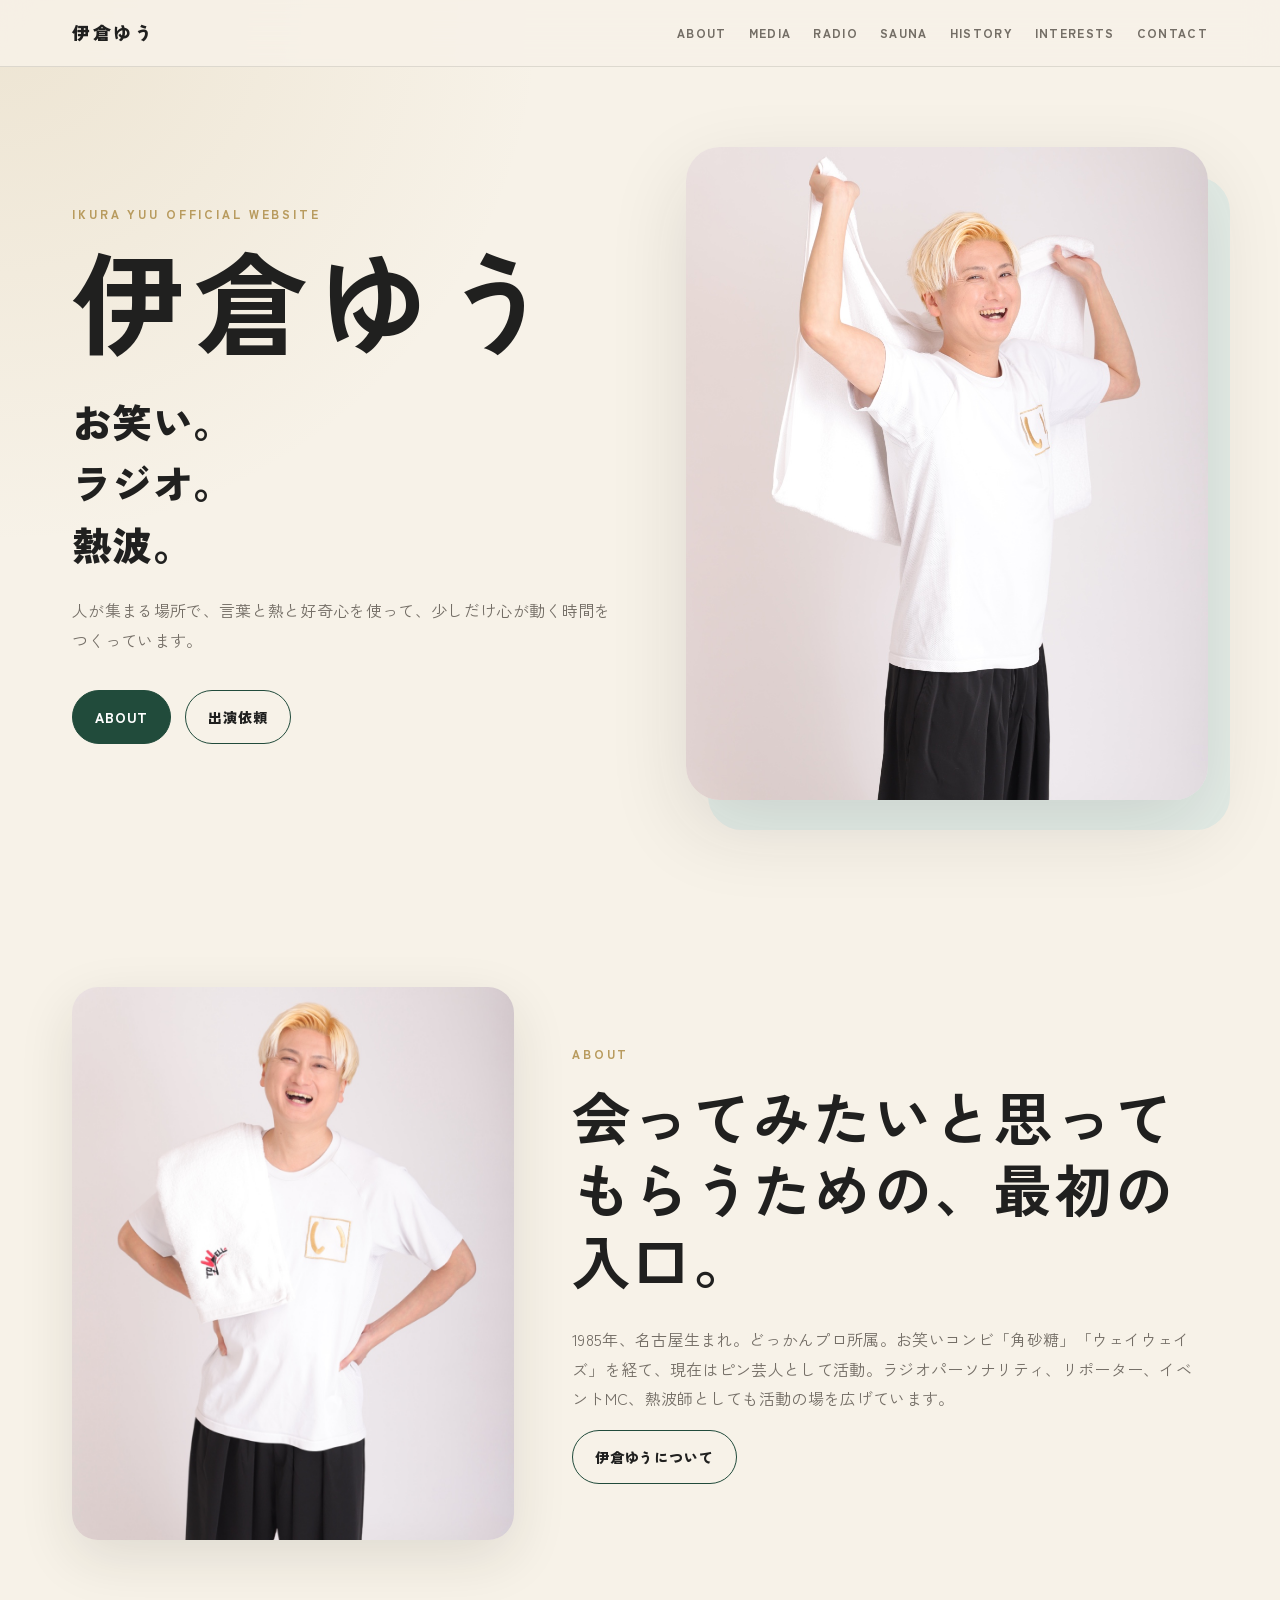
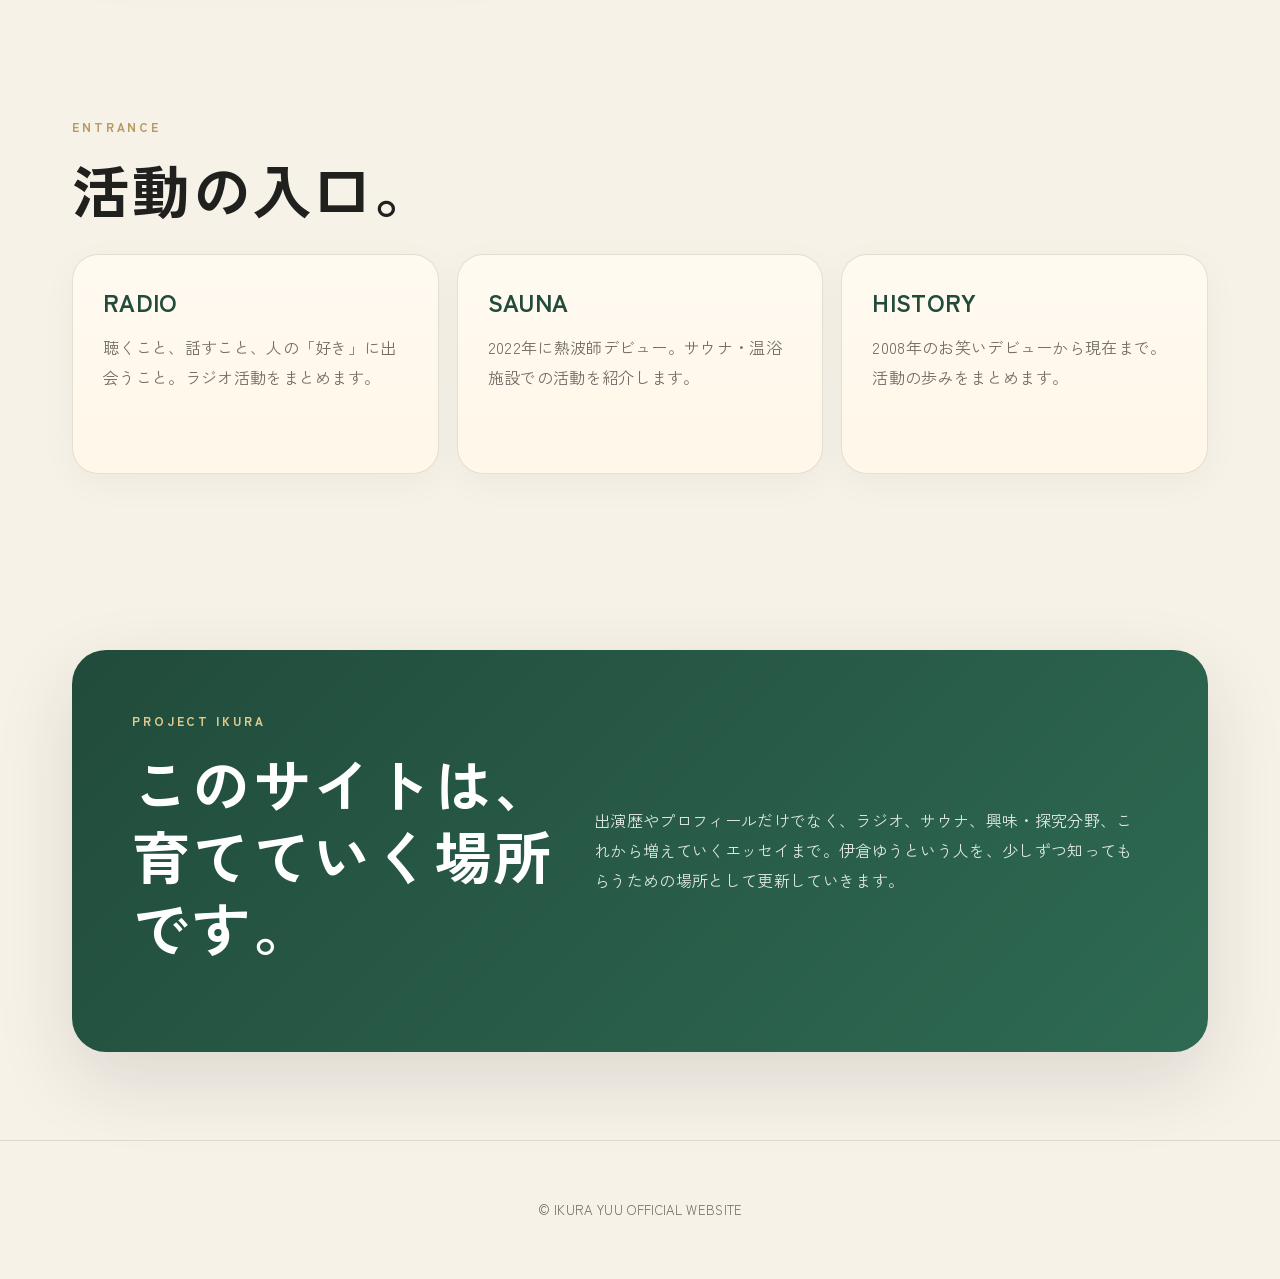
<file: index.html>
<!doctype html>
<html lang="ja">
<head>
  <meta charset="utf-8">
  <meta name="viewport" content="width=device-width, initial-scale=1">
  <title>伊倉ゆう OFFICIAL WEBSITE</title>
  <meta name="description" content="伊倉ゆう公式サイト。お笑い芸人、ラジオパーソナリティ、熱波師として活動中。">
  <link rel="preconnect" href="https://fonts.googleapis.com">
  <link rel="preconnect" href="https://fonts.gstatic.com" crossorigin>
  <link href="https://fonts.googleapis.com/css2?family=Zen+Kaku+Gothic+New:wght@400;500;700;900&display=swap" rel="stylesheet">
  <link rel="stylesheet" href="css/style.css">
</head>
<body>
<header class="site-header">
  <div class="header-inner">
    <a class="logo" href="index.html" aria-label="伊倉ゆう TOP">伊倉ゆう</a>
    <button class="menu-button" type="button" aria-label="メニューを開く" aria-expanded="false">
      <span></span><span></span>
    </button>
    <nav class="nav" aria-label="メインメニュー">
      <a href="about.html">ABOUT</a>
      <a href="#">MEDIA</a>
      <a href="radio.html">RADIO</a>
      <a href="sauna.html">SAUNA</a>
      <a href="history.html">HISTORY</a>
      <a href="#">INTERESTS</a>
      <a href="#">CONTACT</a>
    </nav>
  </div>
</header>

<main>
  <section class="hero">
    <div class="hero-content">
      <div class="eyebrow">IKURA YUU OFFICIAL WEBSITE</div>
      <h1 class="hero-title">伊倉ゆう</h1>
      <p class="hero-copy">お笑い。<br>ラジオ。<br>熱波。</p>
      <p class="hero-text">人が集まる場所で、言葉と熱と好奇心を使って、少しだけ心が動く時間をつくっています。</p>
      <div class="hero-actions">
        <a class="button primary" href="about.html">ABOUT</a>
        <a class="button" href="#">出演依頼</a>
      </div>
    </div>
    <div class="hero-photo">
      <img src="assets/images/ikura-main.jpeg" alt="伊倉ゆう">
    </div>
  </section>

  <section class="section">
    <div class="intro">
      <img src="assets/images/ikura-profile.jpeg" alt="伊倉ゆう 宣材写真">
      <div class="intro-text">
        <div class="section-label">ABOUT</div>
        <h2 class="section-title">会ってみたいと思ってもらうための、最初の入口。</h2>
        <p>1985年、名古屋生まれ。どっかんプロ所属。お笑いコンビ「角砂糖」「ウェイウェイズ」を経て、現在はピン芸人として活動。ラジオパーソナリティ、リポーター、イベントMC、熱波師としても活動の場を広げています。</p>
        <a class="button" href="about.html">伊倉ゆうについて</a>
      </div>
    </div>
  </section>

  <section class="section">
    <div class="section-label">ENTRANCE</div>
    <h2 class="section-title">活動の入口。</h2>
    <div class="cards">
      <a class="card" href="radio.html"><h3>RADIO</h3><p>聴くこと、話すこと、人の「好き」に出会うこと。ラジオ活動をまとめます。</p></a>
      <a class="card" href="sauna.html"><h3>SAUNA</h3><p>2022年に熱波師デビュー。サウナ・温浴施設での活動を紹介します。</p></a>
      <a class="card" href="history.html"><h3>HISTORY</h3><p>2008年のお笑いデビューから現在まで。活動の歩みをまとめます。</p></a>
    </div>
  </section>

  <section class="section">
    <div class="note">
      <div>
        <div class="section-label">PROJECT IKURA</div>
        <h2 class="section-title">このサイトは、育てていく場所です。</h2>
      </div>
      <p>出演歴やプロフィールだけでなく、ラジオ、サウナ、興味・探究分野、これから増えていくエッセイまで。伊倉ゆうという人を、少しずつ知ってもらうための場所として更新していきます。</p>
    </div>
  </section>
</main>

<footer class="footer"><p>© IKURA YUU OFFICIAL WEBSITE</p></footer>
<script src="js/main.js"></script>
</body>
</html>
</file>
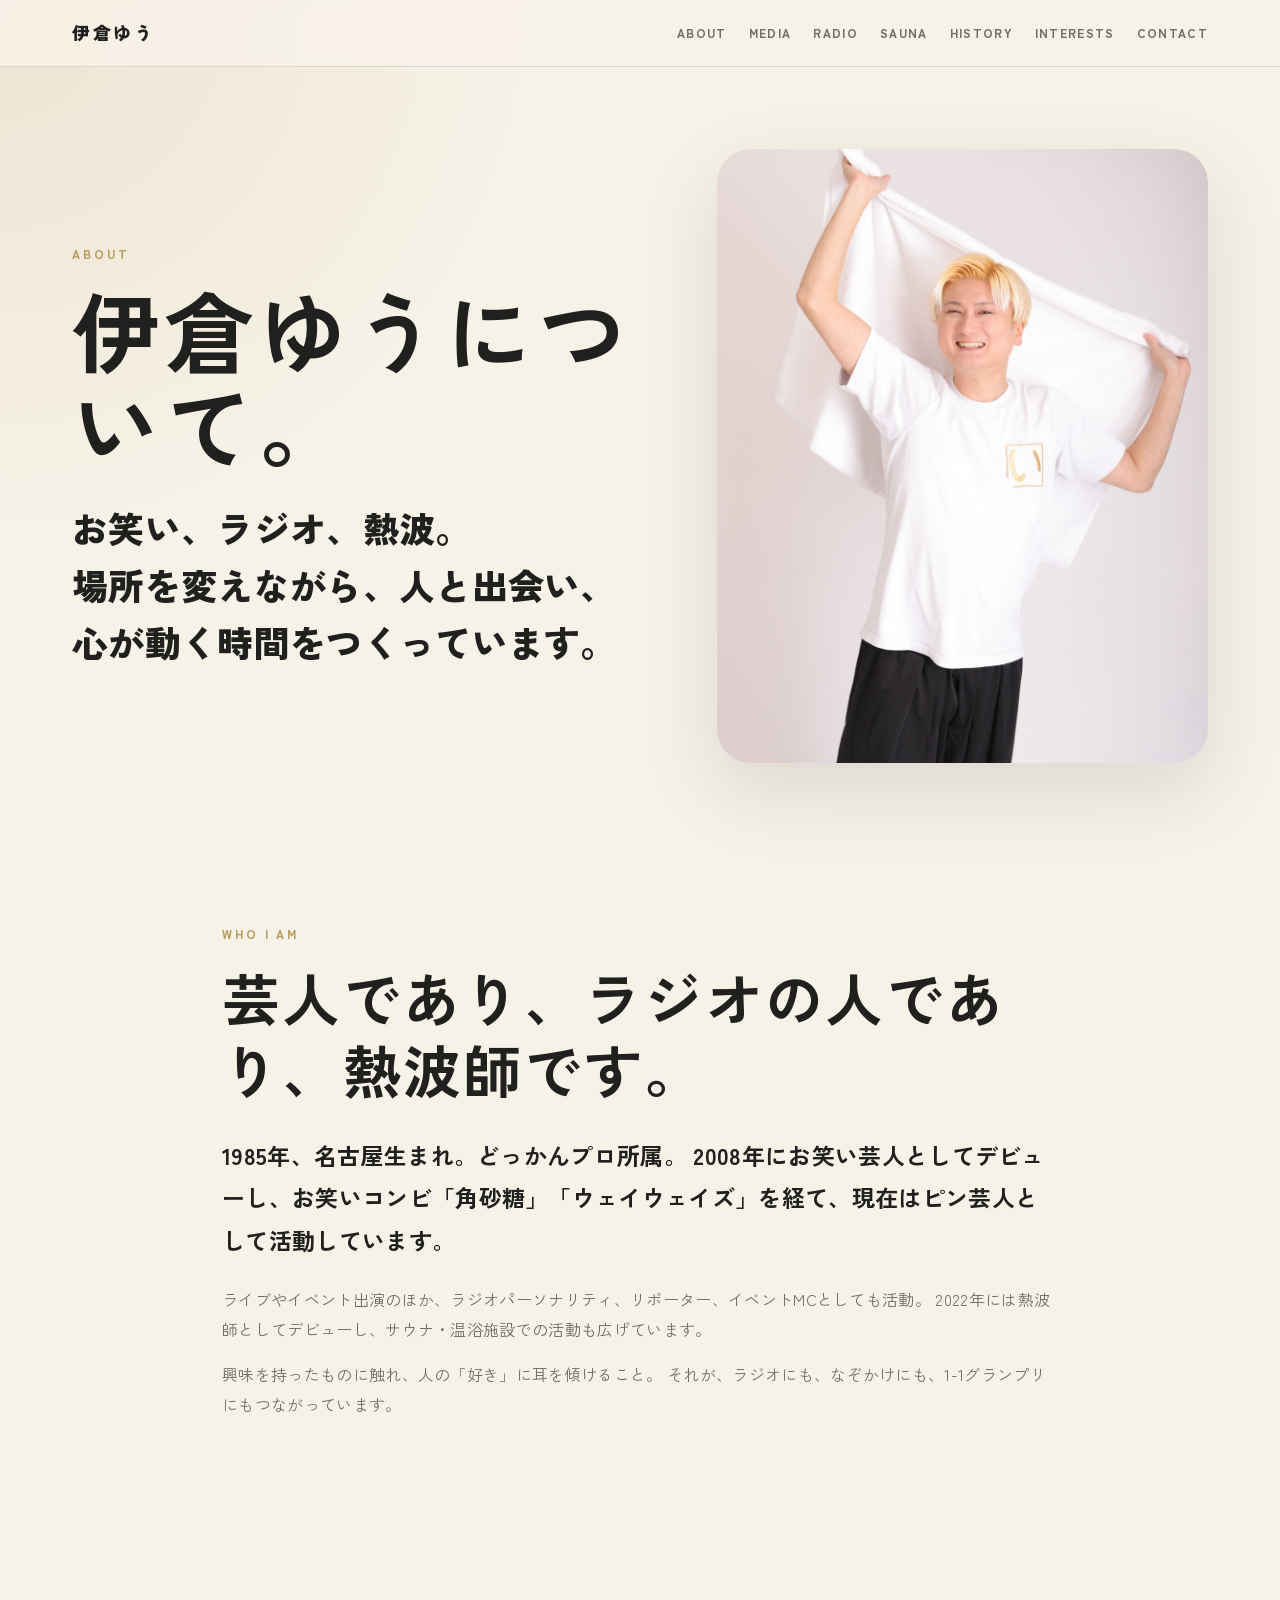
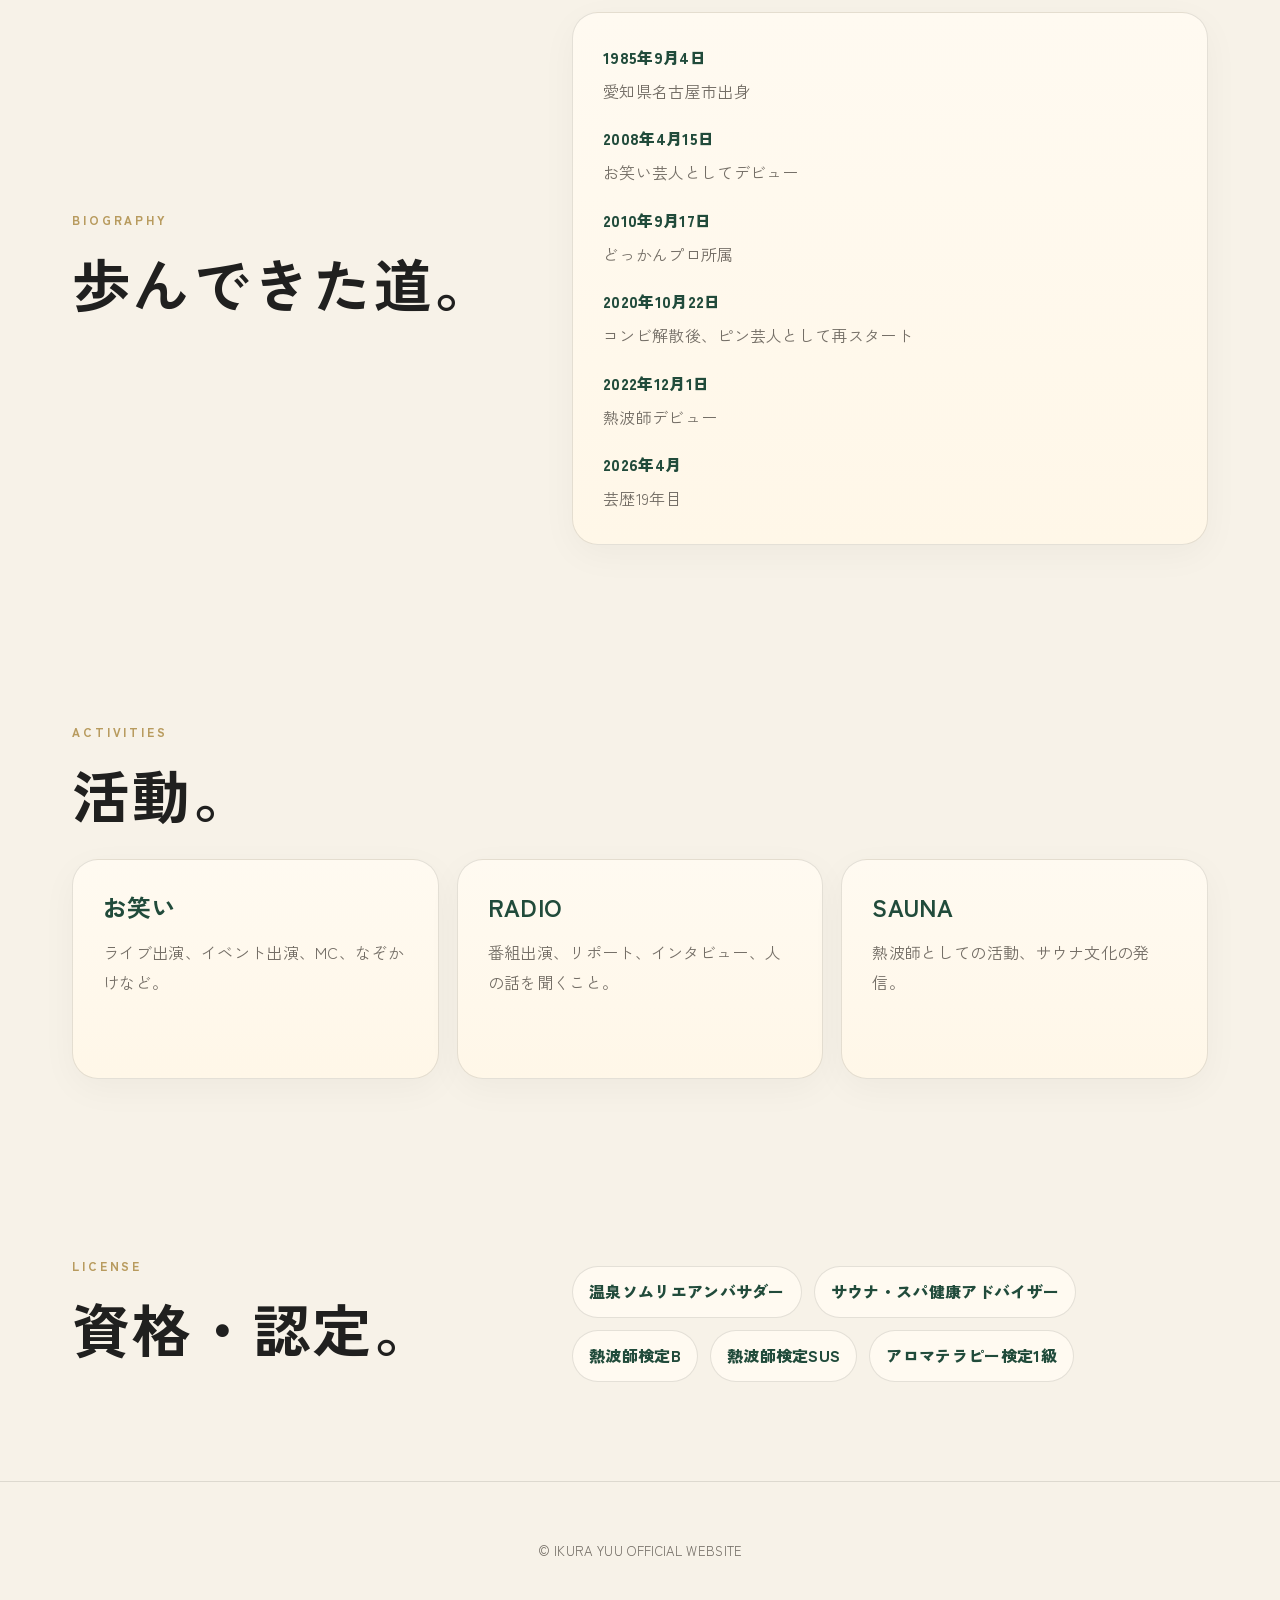
<file: about.html>
<!doctype html>
<html lang="ja">
<head>
  <meta charset="utf-8">
  <meta name="viewport" content="width=device-width, initial-scale=1">
  <title>ABOUT | 伊倉ゆう OFFICIAL WEBSITE</title>
  <meta name="description" content="伊倉ゆうについて。お笑い芸人、ラジオパーソナリティ、熱波師として活動する伊倉ゆうのプロフィール。">
  <link rel="preconnect" href="https://fonts.googleapis.com">
  <link rel="preconnect" href="https://fonts.gstatic.com" crossorigin>
  <link href="https://fonts.googleapis.com/css2?family=Zen+Kaku+Gothic+New:wght@400;500;700;900&display=swap" rel="stylesheet">
  <link rel="stylesheet" href="css/style.css">
</head>
<body>
<header class="site-header">
  <div class="header-inner">
    <a class="logo" href="index.html" aria-label="伊倉ゆう TOP">伊倉ゆう</a>
    <button class="menu-button" type="button" aria-label="メニューを開く" aria-expanded="false">
      <span></span><span></span>
    </button>
    <nav class="nav" aria-label="メインメニュー">
      <a href="about.html">ABOUT</a>
      <a href="#">MEDIA</a>
      <a href="radio.html">RADIO</a>
      <a href="sauna.html">SAUNA</a>
      <a href="history.html">HISTORY</a>
      <a href="#">INTERESTS</a>
      <a href="#">CONTACT</a>
    </nav>
  </div>
</header>

<main>
  <section class="page-hero about-hero">
    <div class="page-copy">
      <div class="eyebrow">ABOUT</div>
      <h1 class="page-title">伊倉ゆうについて。</h1>
      <p class="page-lead">
        お笑い、ラジオ、熱波。<br>
        場所を変えながら、人と出会い、心が動く時間をつくっています。
      </p>
    </div>
    <div class="page-photo">
      <img src="assets/images/ikura-action.jpeg" alt="伊倉ゆう 熱波師写真">
    </div>
  </section>

  <section class="section narrow">
    <div class="section-label">WHO I AM</div>
    <h2 class="section-title">芸人であり、ラジオの人であり、熱波師です。</h2>
    <p class="large-text">
      1985年、名古屋生まれ。どっかんプロ所属。
      2008年にお笑い芸人としてデビューし、お笑いコンビ「角砂糖」「ウェイウェイズ」を経て、現在はピン芸人として活動しています。
    </p>
    <p>
      ライブやイベント出演のほか、ラジオパーソナリティ、リポーター、イベントMCとしても活動。
      2022年には熱波師としてデビューし、サウナ・温浴施設での活動も広げています。
    </p>
    <p>
      興味を持ったものに触れ、人の「好き」に耳を傾けること。
      それが、ラジオにも、なぞかけにも、1-1グランプリにもつながっています。
    </p>
  </section>

  <section class="section">
    <div class="split">
      <div>
        <div class="section-label">BIOGRAPHY</div>
        <h2 class="section-title">歩んできた道。</h2>
      </div>
      <div class="bio-list">
        <dl>
          <dt>1985年9月4日</dt>
          <dd>愛知県名古屋市出身</dd>
          <dt>2008年4月15日</dt>
          <dd>お笑い芸人としてデビュー</dd>
          <dt>2010年9月17日</dt>
          <dd>どっかんプロ所属</dd>
          <dt>2020年10月22日</dt>
          <dd>コンビ解散後、ピン芸人として再スタート</dd>
          <dt>2022年12月1日</dt>
          <dd>熱波師デビュー</dd>
          <dt>2026年4月</dt>
          <dd>芸歴19年目</dd>
        </dl>
      </div>
    </div>
  </section>

  <section class="section">
    <div class="section-label">ACTIVITIES</div>
    <h2 class="section-title">活動。</h2>
    <div class="cards">
      <a class="card" href="#"><h3>お笑い</h3><p>ライブ出演、イベント出演、MC、なぞかけなど。</p></a>
      <a class="card" href="radio.html"><h3>RADIO</h3><p>番組出演、リポート、インタビュー、人の話を聞くこと。</p></a>
      <a class="card" href="sauna.html"><h3>SAUNA</h3><p>熱波師としての活動、サウナ文化の発信。</p></a>
    </div>
  </section>

  <section class="section">
    <div class="split">
      <div>
        <div class="section-label">LICENSE</div>
        <h2 class="section-title">資格・認定。</h2>
      </div>
      <div class="tag-list">
        <span>温泉ソムリエアンバサダー</span>
        <span>サウナ・スパ健康アドバイザー</span>
        <span>熱波師検定B</span>
        <span>熱波師検定SUS</span>
        <span>アロマテラピー検定1級</span>
      </div>
    </div>
  </section>
</main>

<footer class="footer"><p>© IKURA YUU OFFICIAL WEBSITE</p></footer>
<script src="js/main.js"></script>
</body>
</html>
</file>
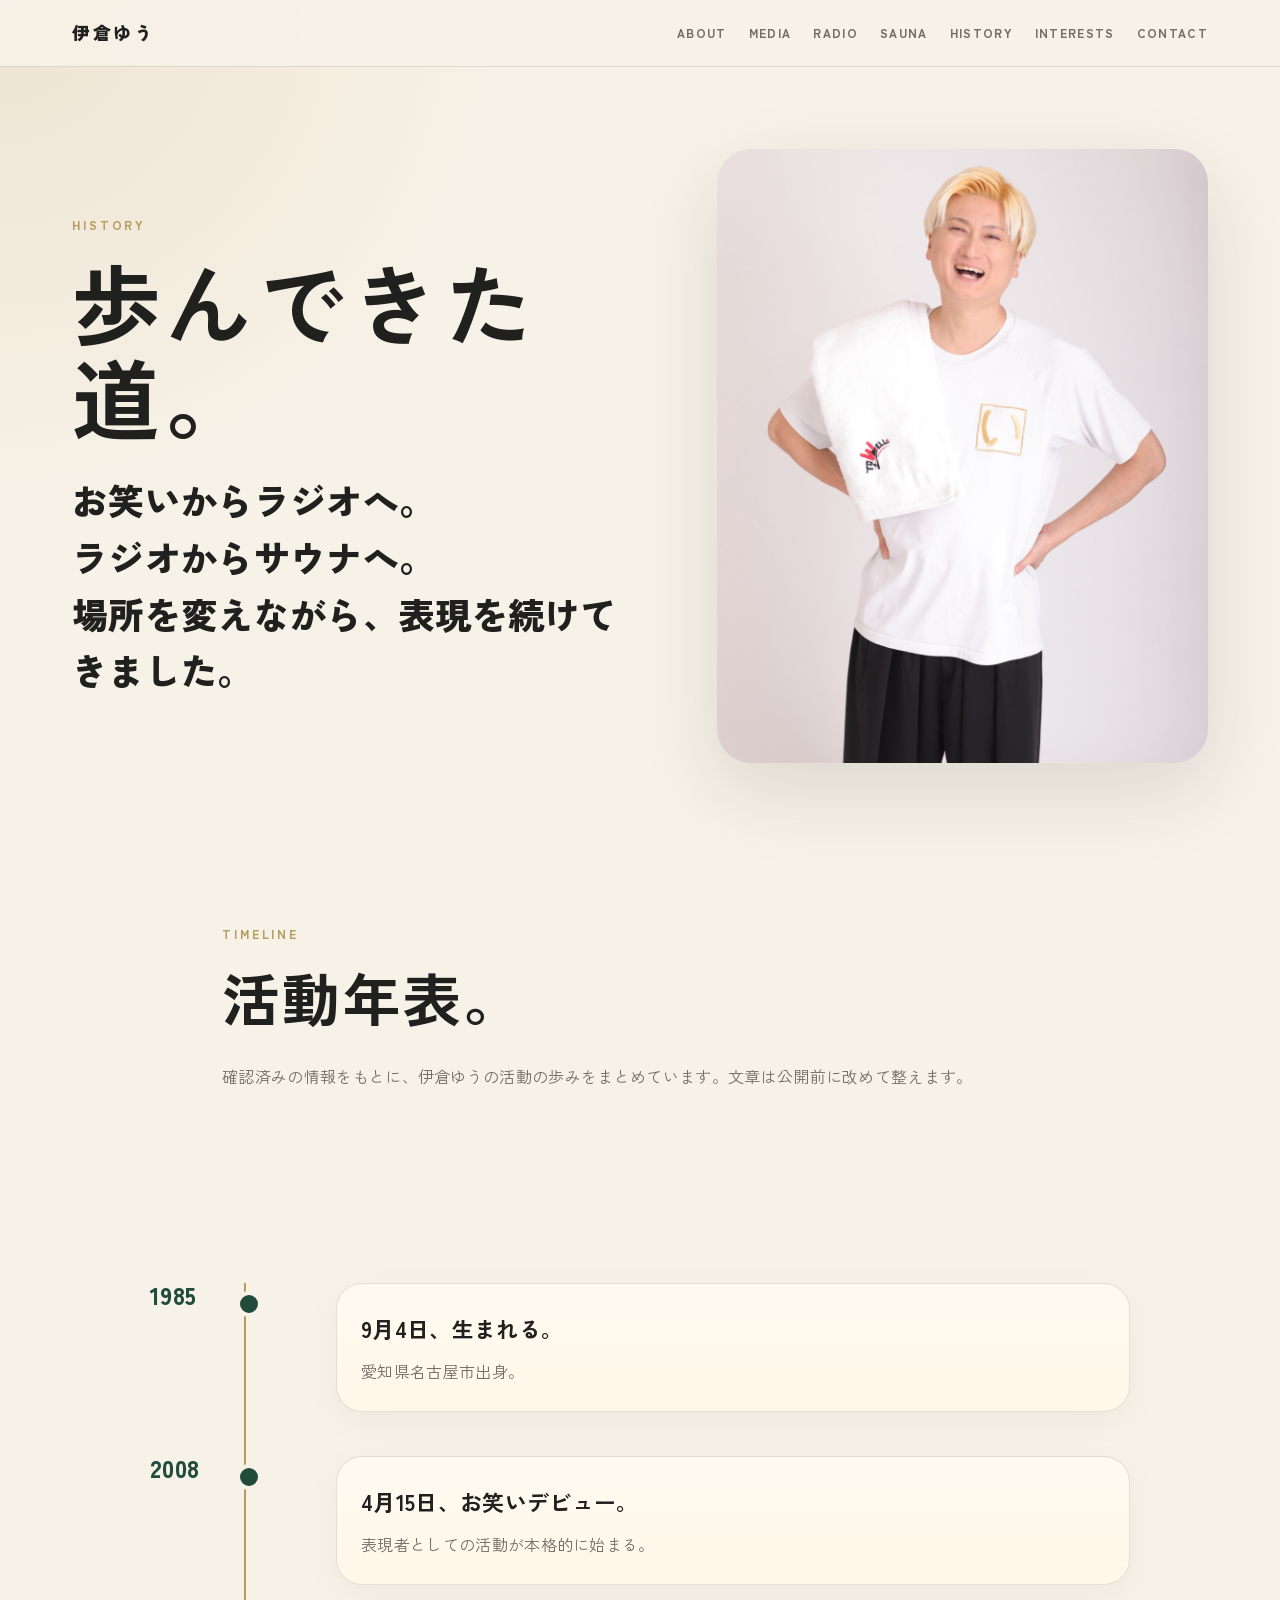
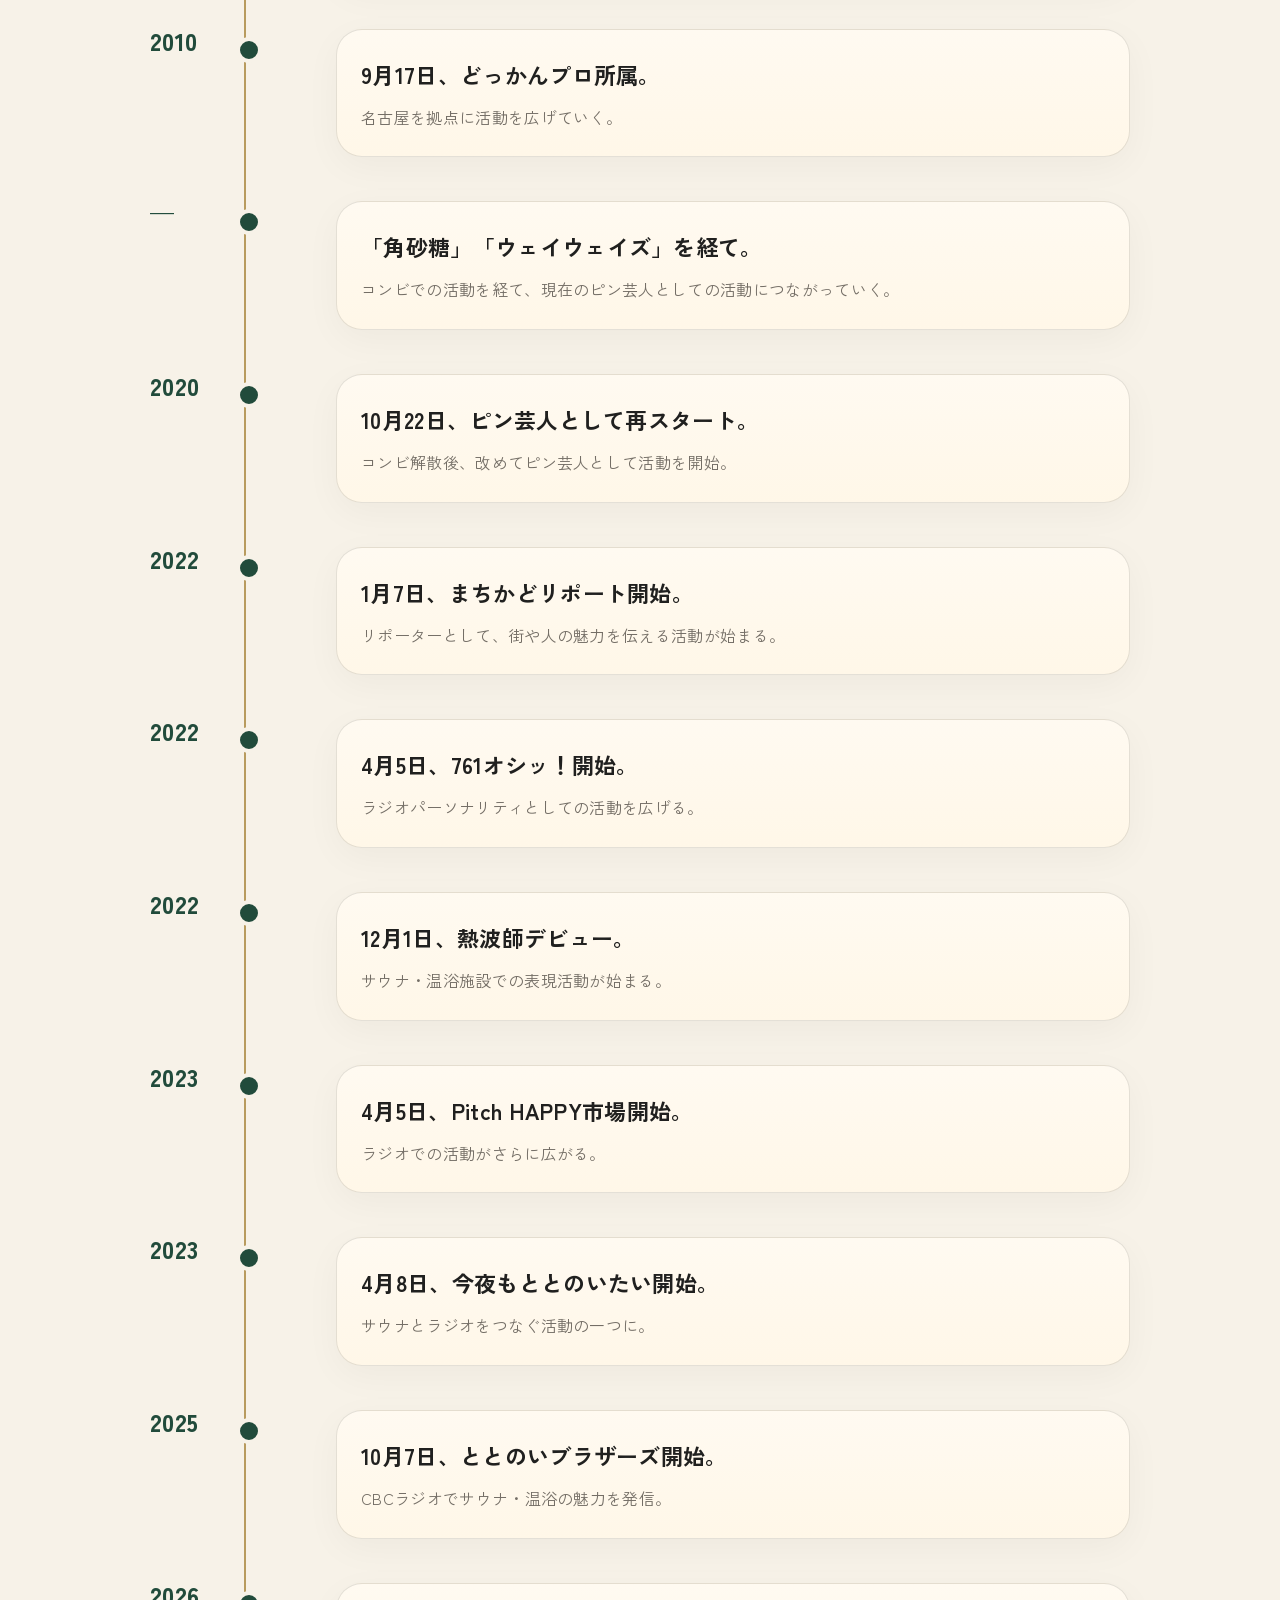
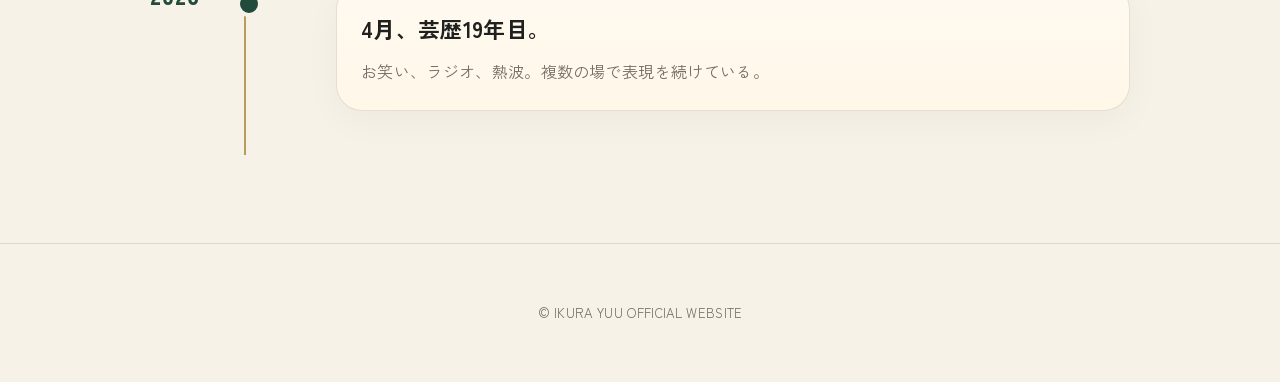
<file: history.html>
<!doctype html>
<html lang="ja">
<head>
  <meta charset="utf-8">
  <meta name="viewport" content="width=device-width, initial-scale=1">
  <title>HISTORY | 伊倉ゆう OFFICIAL WEBSITE</title>
  <meta name="description" content="伊倉ゆうの活動年表。お笑いデビュー、ラジオ、熱波師活動などの歩み。">
  <link rel="preconnect" href="https://fonts.googleapis.com">
  <link rel="preconnect" href="https://fonts.gstatic.com" crossorigin>
  <link href="https://fonts.googleapis.com/css2?family=Zen+Kaku+Gothic+New:wght@400;500;700;900&display=swap" rel="stylesheet">
  <link rel="stylesheet" href="css/style.css">
</head>
<body>
<header class="site-header">
  <div class="header-inner">
    <a class="logo" href="index.html" aria-label="伊倉ゆう TOP">伊倉ゆう</a>
    <button class="menu-button" type="button" aria-label="メニューを開く" aria-expanded="false">
      <span></span><span></span>
    </button>
    <nav class="nav" aria-label="メインメニュー">
      <a href="about.html">ABOUT</a>
      <a href="#">MEDIA</a>
      <a href="radio.html">RADIO</a>
      <a href="sauna.html">SAUNA</a>
      <a href="history.html">HISTORY</a>
      <a href="#">INTERESTS</a>
      <a href="#">CONTACT</a>
    </nav>
  </div>
</header>
<main>
  <section class="page-hero">
    <div class="page-copy">
      <div class="eyebrow">HISTORY</div>
      <h1 class="page-title">歩んできた道。</h1>
      <p class="page-lead">お笑いからラジオへ。<br>ラジオからサウナへ。<br>場所を変えながら、表現を続けてきました。</p>
    </div>
    <div class="page-photo"><img src="assets/images/ikura-profile.jpeg" alt="伊倉ゆう 宣材写真"></div>
  </section>

  <section class="section narrow">
    <div class="section-label">TIMELINE</div>
    <h2 class="section-title">活動年表。</h2>
    <p>確認済みの情報をもとに、伊倉ゆうの活動の歩みをまとめています。文章は公開前に改めて整えます。</p>
  </section>

  <section class="section">
    <div class="timeline">
      <article class="timeline-item"><div class="year">1985</div><div><h3>9月4日、生まれる。</h3><p>愛知県名古屋市出身。</p></div></article>
      <article class="timeline-item"><div class="year">2008</div><div><h3>4月15日、お笑いデビュー。</h3><p>表現者としての活動が本格的に始まる。</p></div></article>
      <article class="timeline-item"><div class="year">2010</div><div><h3>9月17日、どっかんプロ所属。</h3><p>名古屋を拠点に活動を広げていく。</p></div></article>
      <article class="timeline-item"><div class="year">—</div><div><h3>「角砂糖」「ウェイウェイズ」を経て。</h3><p>コンビでの活動を経て、現在のピン芸人としての活動につながっていく。</p></div></article>
      <article class="timeline-item"><div class="year">2020</div><div><h3>10月22日、ピン芸人として再スタート。</h3><p>コンビ解散後、改めてピン芸人として活動を開始。</p></div></article>
      <article class="timeline-item"><div class="year">2022</div><div><h3>1月7日、まちかどリポート開始。</h3><p>リポーターとして、街や人の魅力を伝える活動が始まる。</p></div></article>
      <article class="timeline-item"><div class="year">2022</div><div><h3>4月5日、761オシッ！開始。</h3><p>ラジオパーソナリティとしての活動を広げる。</p></div></article>
      <article class="timeline-item"><div class="year">2022</div><div><h3>12月1日、熱波師デビュー。</h3><p>サウナ・温浴施設での表現活動が始まる。</p></div></article>
      <article class="timeline-item"><div class="year">2023</div><div><h3>4月5日、Pitch HAPPY市場開始。</h3><p>ラジオでの活動がさらに広がる。</p></div></article>
      <article class="timeline-item"><div class="year">2023</div><div><h3>4月8日、今夜もととのいたい開始。</h3><p>サウナとラジオをつなぐ活動の一つに。</p></div></article>
      <article class="timeline-item"><div class="year">2025</div><div><h3>10月7日、ととのいブラザーズ開始。</h3><p>CBCラジオでサウナ・温浴の魅力を発信。</p></div></article>
      <article class="timeline-item"><div class="year">2026</div><div><h3>4月、芸歴19年目。</h3><p>お笑い、ラジオ、熱波。複数の場で表現を続けている。</p></div></article>
    </div>
  </section>
</main>
<footer class="footer"><p>© IKURA YUU OFFICIAL WEBSITE</p></footer>
<script src="js/main.js"></script>
</body>
</html>
</file>
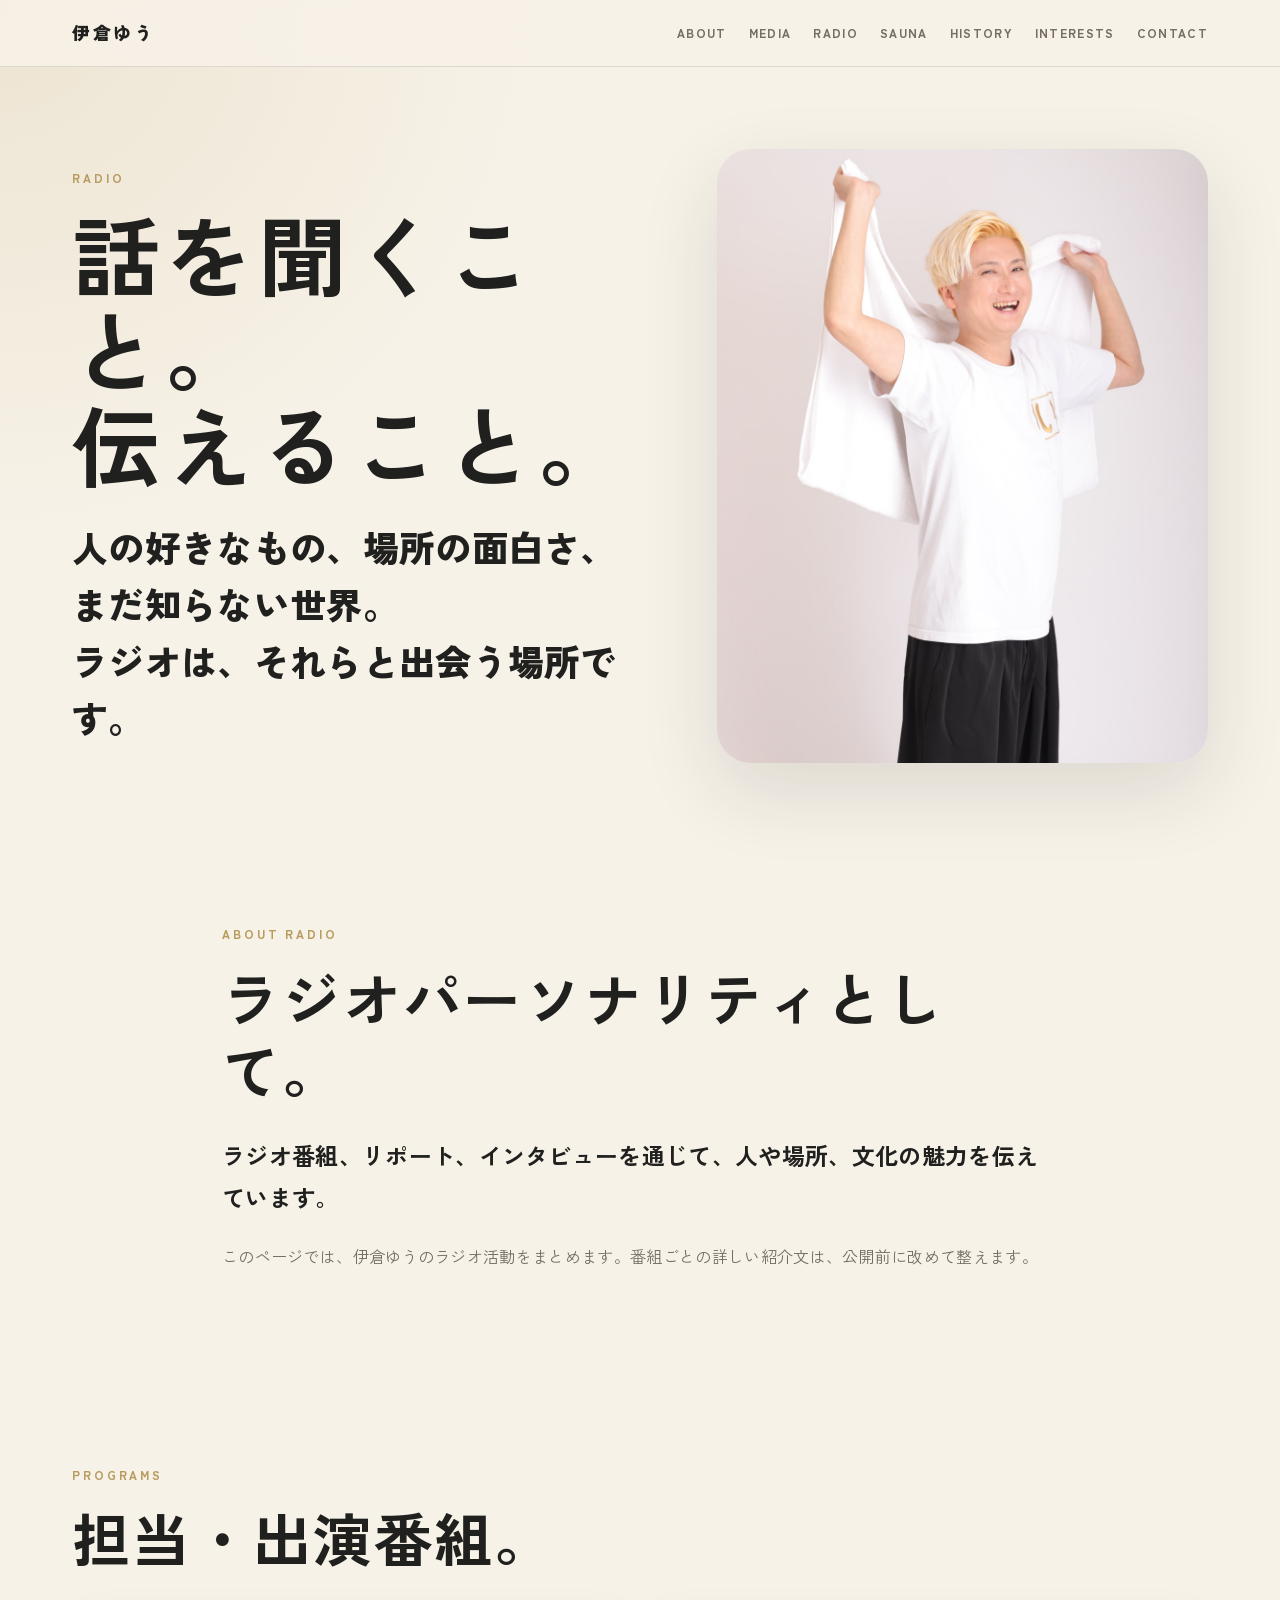
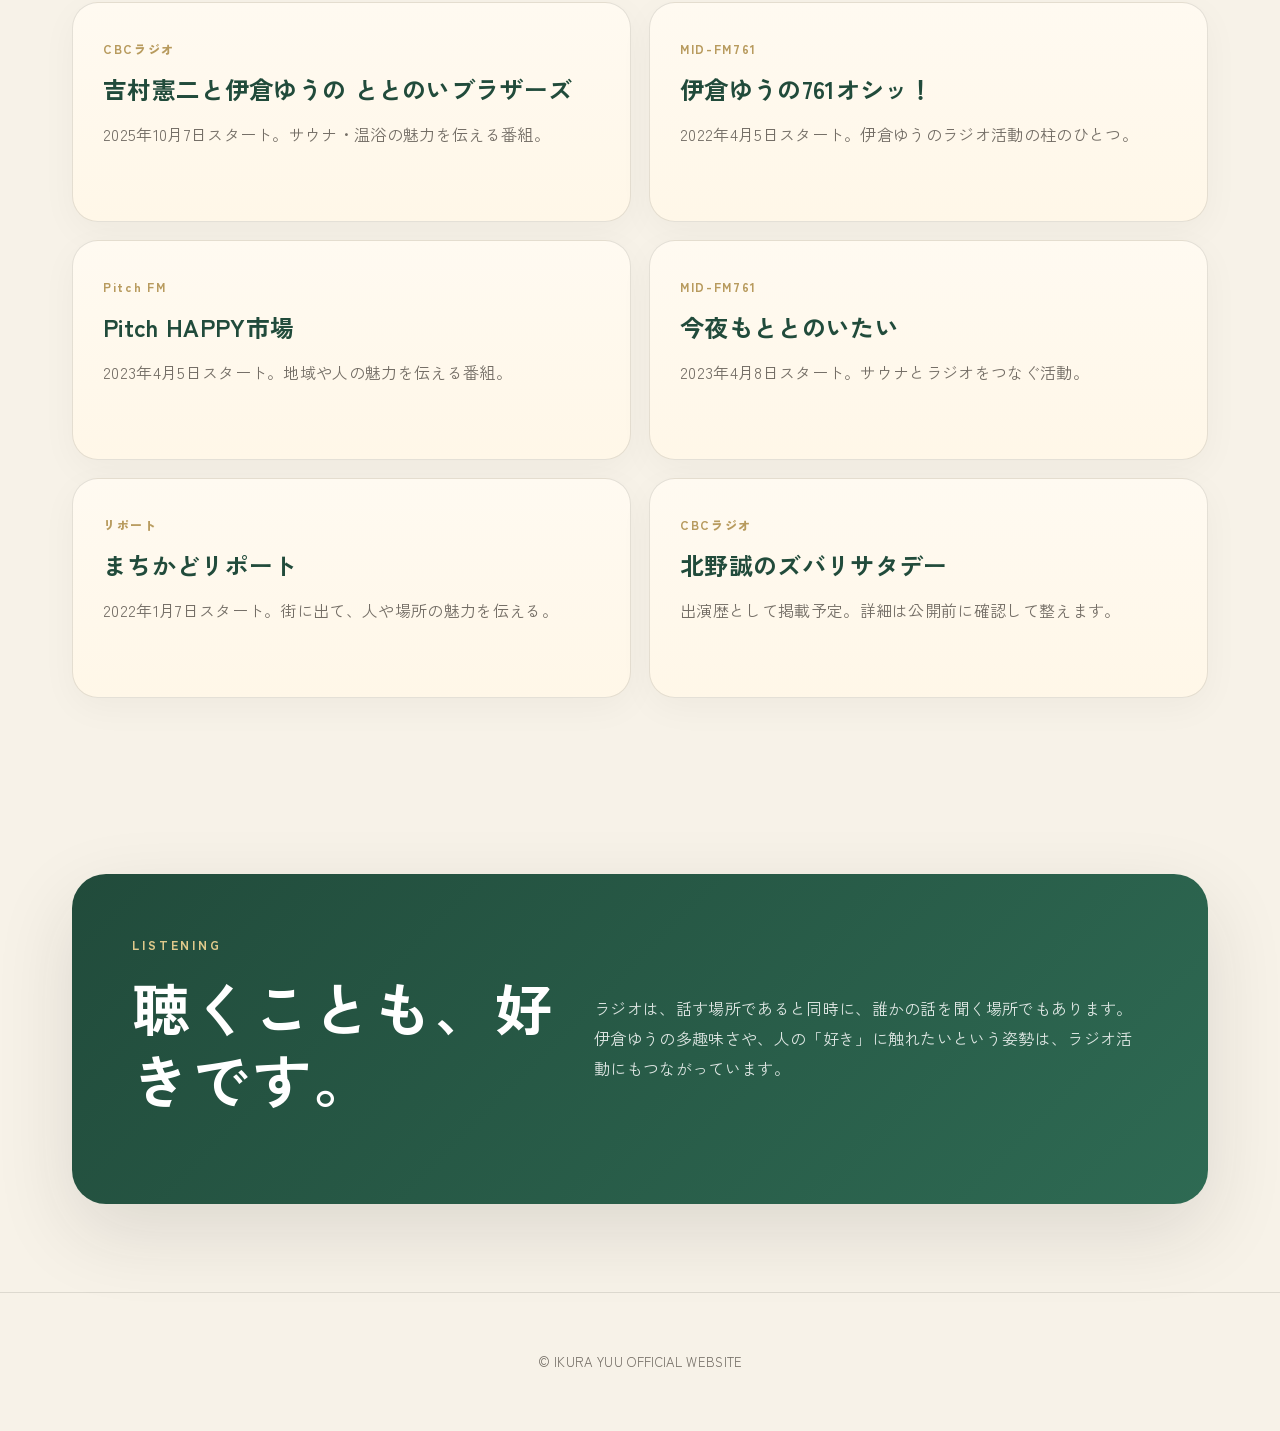
<file: radio.html>
<!doctype html>
<html lang="ja">
<head>
  <meta charset="utf-8">
  <meta name="viewport" content="width=device-width, initial-scale=1">
  <title>RADIO | 伊倉ゆう OFFICIAL WEBSITE</title>
  <meta name="description" content="伊倉ゆうのラジオ活動。番組出演、リポート、インタビューなど。">
  <link rel="preconnect" href="https://fonts.googleapis.com">
  <link rel="preconnect" href="https://fonts.gstatic.com" crossorigin>
  <link href="https://fonts.googleapis.com/css2?family=Zen+Kaku+Gothic+New:wght@400;500;700;900&display=swap" rel="stylesheet">
  <link rel="stylesheet" href="css/style.css">
</head>
<body>
<header class="site-header">
  <div class="header-inner">
    <a class="logo" href="index.html" aria-label="伊倉ゆう TOP">伊倉ゆう</a>
    <button class="menu-button" type="button" aria-label="メニューを開く" aria-expanded="false">
      <span></span><span></span>
    </button>
    <nav class="nav" aria-label="メインメニュー">
      <a href="about.html">ABOUT</a>
      <a href="#">MEDIA</a>
      <a href="radio.html">RADIO</a>
      <a href="sauna.html">SAUNA</a>
      <a href="history.html">HISTORY</a>
      <a href="#">INTERESTS</a>
      <a href="#">CONTACT</a>
    </nav>
  </div>
</header>
<main>
  <section class="page-hero">
    <div class="page-copy">
      <div class="eyebrow">RADIO</div>
      <h1 class="page-title">話を聞くこと。<br>伝えること。</h1>
      <p class="page-lead">人の好きなもの、場所の面白さ、まだ知らない世界。<br>ラジオは、それらと出会う場所です。</p>
    </div>
    <div class="page-photo"><img src="assets/images/ikura-main.jpeg" alt="伊倉ゆう"></div>
  </section>

  <section class="section narrow">
    <div class="section-label">ABOUT RADIO</div>
    <h2 class="section-title">ラジオパーソナリティとして。</h2>
    <p class="large-text">ラジオ番組、リポート、インタビューを通じて、人や場所、文化の魅力を伝えています。</p>
    <p>このページでは、伊倉ゆうのラジオ活動をまとめます。番組ごとの詳しい紹介文は、公開前に改めて整えます。</p>
  </section>

  <section class="section">
    <div class="section-label">PROGRAMS</div>
    <h2 class="section-title">担当・出演番組。</h2>
    <div class="program-grid">
      <article class="program-card">
        <span class="station">CBCラジオ</span>
        <h3>吉村憲二と伊倉ゆうの ととのいブラザーズ</h3>
        <p>2025年10月7日スタート。サウナ・温浴の魅力を伝える番組。</p>
      </article>
      <article class="program-card">
        <span class="station">MID-FM761</span>
        <h3>伊倉ゆうの761オシッ！</h3>
        <p>2022年4月5日スタート。伊倉ゆうのラジオ活動の柱のひとつ。</p>
      </article>
      <article class="program-card">
        <span class="station">Pitch FM</span>
        <h3>Pitch HAPPY市場</h3>
        <p>2023年4月5日スタート。地域や人の魅力を伝える番組。</p>
      </article>
      <article class="program-card">
        <span class="station">MID-FM761</span>
        <h3>今夜もととのいたい</h3>
        <p>2023年4月8日スタート。サウナとラジオをつなぐ活動。</p>
      </article>
      <article class="program-card">
        <span class="station">リポート</span>
        <h3>まちかどリポート</h3>
        <p>2022年1月7日スタート。街に出て、人や場所の魅力を伝える。</p>
      </article>
      <article class="program-card">
        <span class="station">CBCラジオ</span>
        <h3>北野誠のズバリサタデー</h3>
        <p>出演歴として掲載予定。詳細は公開前に確認して整えます。</p>
      </article>
    </div>
  </section>

  <section class="section">
    <div class="note">
      <div>
        <div class="section-label">LISTENING</div>
        <h2 class="section-title">聴くことも、好きです。</h2>
      </div>
      <p>ラジオは、話す場所であると同時に、誰かの話を聞く場所でもあります。伊倉ゆうの多趣味さや、人の「好き」に触れたいという姿勢は、ラジオ活動にもつながっています。</p>
    </div>
  </section>
</main>
<footer class="footer"><p>© IKURA YUU OFFICIAL WEBSITE</p></footer>
<script src="js/main.js"></script>
</body>
</html>
</file>
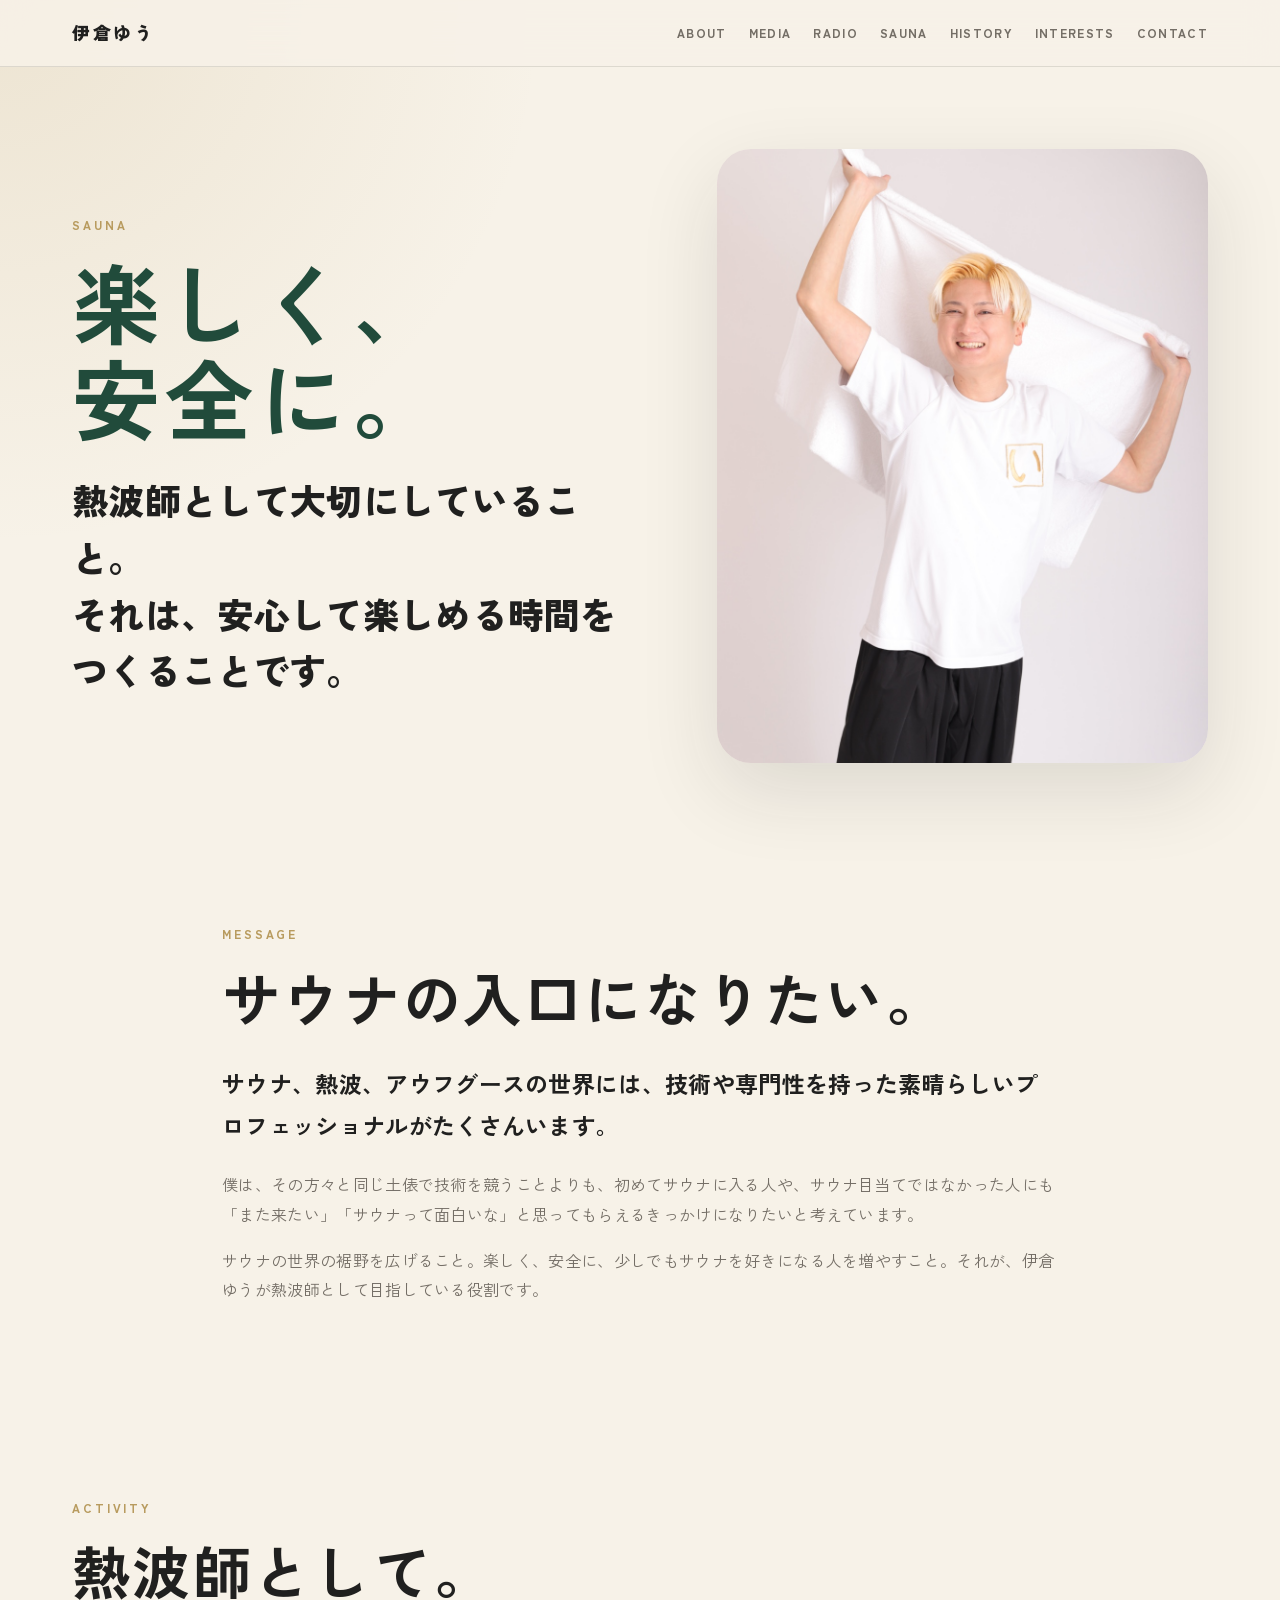
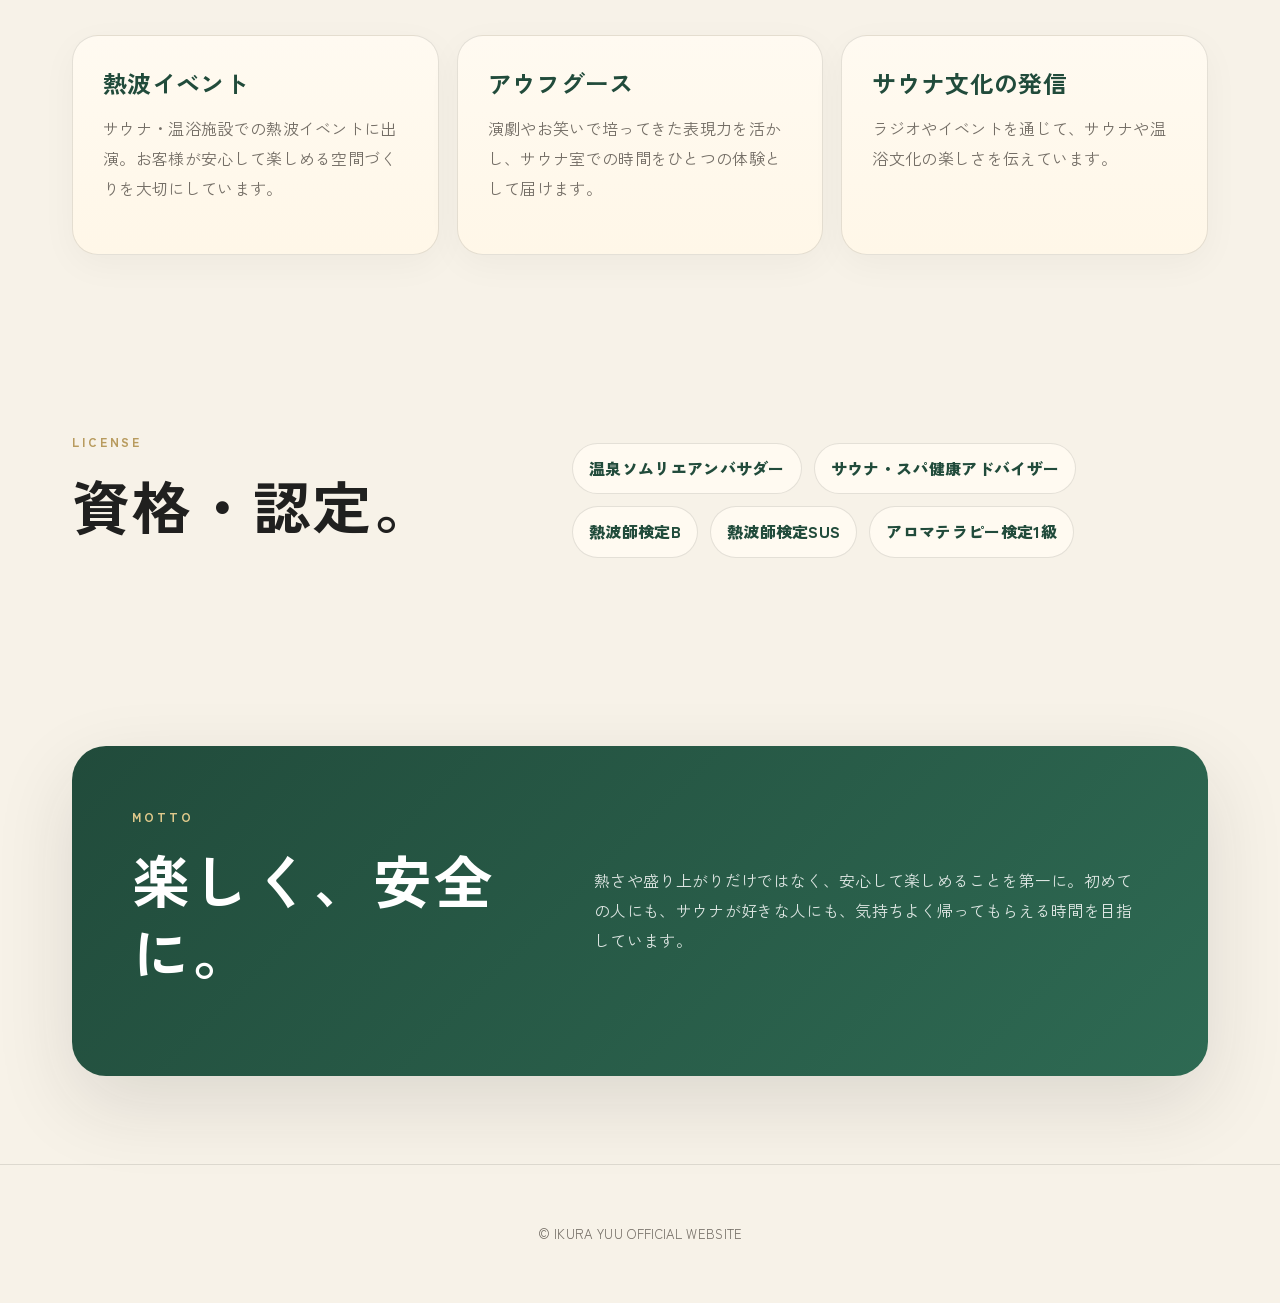
<file: sauna.html>
<!doctype html>
<html lang="ja">
<head>
  <meta charset="utf-8">
  <meta name="viewport" content="width=device-width, initial-scale=1">
  <title>SAUNA | 伊倉ゆう OFFICIAL WEBSITE</title>
  <meta name="description" content="伊倉ゆうの熱波師活動。サウナ、熱波、アウフグースへの想いと資格。">
  <link rel="preconnect" href="https://fonts.googleapis.com">
  <link rel="preconnect" href="https://fonts.gstatic.com" crossorigin>
  <link href="https://fonts.googleapis.com/css2?family=Zen+Kaku+Gothic+New:wght@400;500;700;900&display=swap" rel="stylesheet">
  <link rel="stylesheet" href="css/style.css">
</head>
<body>
<header class="site-header">
  <div class="header-inner">
    <a class="logo" href="index.html" aria-label="伊倉ゆう TOP">伊倉ゆう</a>
    <button class="menu-button" type="button" aria-label="メニューを開く" aria-expanded="false">
      <span></span><span></span>
    </button>
    <nav class="nav" aria-label="メインメニュー">
      <a href="about.html">ABOUT</a>
      <a href="#">MEDIA</a>
      <a href="radio.html">RADIO</a>
      <a href="sauna.html">SAUNA</a>
      <a href="history.html">HISTORY</a>
      <a href="#">INTERESTS</a>
      <a href="#">CONTACT</a>
    </nav>
  </div>
</header>
<main>
  <section class="page-hero sauna-hero">
    <div class="page-copy">
      <div class="eyebrow">SAUNA</div>
      <h1 class="page-title">楽しく、<br>安全に。</h1>
      <p class="page-lead">熱波師として大切にしていること。<br>それは、安心して楽しめる時間をつくることです。</p>
    </div>
    <div class="page-photo"><img src="assets/images/ikura-action.jpeg" alt="伊倉ゆう 熱波師写真"></div>
  </section>

  <section class="section narrow">
    <div class="section-label">MESSAGE</div>
    <h2 class="section-title">サウナの入口になりたい。</h2>
    <p class="large-text">サウナ、熱波、アウフグースの世界には、技術や専門性を持った素晴らしいプロフェッショナルがたくさんいます。</p>
    <p>僕は、その方々と同じ土俵で技術を競うことよりも、初めてサウナに入る人や、サウナ目当てではなかった人にも「また来たい」「サウナって面白いな」と思ってもらえるきっかけになりたいと考えています。</p>
    <p>サウナの世界の裾野を広げること。楽しく、安全に、少しでもサウナを好きになる人を増やすこと。それが、伊倉ゆうが熱波師として目指している役割です。</p>
  </section>

  <section class="section">
    <div class="section-label">ACTIVITY</div>
    <h2 class="section-title">熱波師として。</h2>
    <div class="cards">
      <article class="card">
        <h3>熱波イベント</h3>
        <p>サウナ・温浴施設での熱波イベントに出演。お客様が安心して楽しめる空間づくりを大切にしています。</p>
      </article>
      <article class="card">
        <h3>アウフグース</h3>
        <p>演劇やお笑いで培ってきた表現力を活かし、サウナ室での時間をひとつの体験として届けます。</p>
      </article>
      <article class="card">
        <h3>サウナ文化の発信</h3>
        <p>ラジオやイベントを通じて、サウナや温浴文化の楽しさを伝えています。</p>
      </article>
    </div>
  </section>

  <section class="section">
    <div class="split">
      <div>
        <div class="section-label">LICENSE</div>
        <h2 class="section-title">資格・認定。</h2>
      </div>
      <div class="tag-list">
        <span>温泉ソムリエアンバサダー</span>
        <span>サウナ・スパ健康アドバイザー</span>
        <span>熱波師検定B</span>
        <span>熱波師検定SUS</span>
        <span>アロマテラピー検定1級</span>
      </div>
    </div>
  </section>

  <section class="section">
    <div class="note sauna-note">
      <div>
        <div class="section-label">MOTTO</div>
        <h2 class="section-title">楽しく、安全に。</h2>
      </div>
      <p>熱さや盛り上がりだけではなく、安心して楽しめることを第一に。初めての人にも、サウナが好きな人にも、気持ちよく帰ってもらえる時間を目指しています。</p>
    </div>
  </section>
</main>
<footer class="footer"><p>© IKURA YUU OFFICIAL WEBSITE</p></footer>
<script src="js/main.js"></script>
</body>
</html>
</file>
<file: css/style.css>
:root {
  --bg: #f7f2e8;
  --paper: #fffaf1;
  --paper-strong: #fff7e8;
  --ink: #20201f;
  --muted: #746e66;
  --green: #214b3b;
  --green-2: #2e6a53;
  --green-soft: #e4ede7;
  --gold: #b89b5e;
  --line: rgba(32,32,31,.12);
  --shadow: 0 28px 80px rgba(32,32,31,.12);
  --radius-lg: 34px;
  --radius-md: 26px;
  --max: 1180px;
}

* { box-sizing: border-box; }

html { scroll-behavior: smooth; }

body {
  margin: 0;
  background:
    radial-gradient(circle at top left, rgba(184,155,94,.16), transparent 34rem),
    var(--bg);
  color: var(--ink);
  font-family: "Zen Kaku Gothic New", -apple-system, BlinkMacSystemFont, "Hiragino Sans", "Yu Gothic", Meiryo, sans-serif;
  line-height: 1.86;
  letter-spacing: .02em;
}

img { max-width: 100%; display: block; }

a { color: inherit; text-decoration: none; }

.site-header {
  position: sticky;
  top: 0;
  z-index: 100;
  background: rgba(247,242,232,.86);
  backdrop-filter: blur(16px);
  border-bottom: 1px solid var(--line);
}

.header-inner {
  max-width: var(--max);
  margin: 0 auto;
  padding: 16px 22px;
  display: flex;
  align-items: center;
  justify-content: space-between;
}

.logo {
  font-weight: 900;
  letter-spacing: .14em;
  font-size: 18px;
}

.nav {
  display: flex;
  gap: 22px;
  align-items: center;
  font-size: 12px;
  color: var(--muted);
  letter-spacing: .11em;
  font-weight: 800;
}

.nav a {
  position: relative;
  padding: 6px 0;
}

.nav a::after {
  content: "";
  position: absolute;
  left: 0;
  right: 0;
  bottom: 0;
  height: 1px;
  background: var(--green);
  transform: scaleX(0);
  transform-origin: right;
  transition: transform .24s ease;
}

.nav a:hover { color: var(--green); }

.nav a:hover::after {
  transform: scaleX(1);
  transform-origin: left;
}

.menu-button {
  display: none;
  width: 42px;
  height: 42px;
  border: 1px solid var(--line);
  border-radius: 999px;
  background: rgba(255,250,241,.75);
  padding: 0;
}

.menu-button span {
  display: block;
  width: 17px;
  height: 1px;
  background: var(--ink);
  margin: 5px auto;
}

.hero {
  max-width: var(--max);
  margin: 0 auto;
  padding: 78px 22px 98px;
  min-height: calc(100vh - 68px);
  display: grid;
  grid-template-columns: 1.02fr .98fr;
  gap: clamp(38px, 6vw, 70px);
  align-items: center;
}

.eyebrow,
.section-label {
  color: var(--gold);
  font-size: 12px;
  font-weight: 900;
  letter-spacing: .24em;
  margin-bottom: 16px;
}

.hero-title {
  font-size: clamp(56px, 9vw, 112px);
  line-height: 1.02;
  margin: 0;
  letter-spacing: .1em;
}

.hero-copy {
  font-size: clamp(24px, 3.1vw, 40px);
  line-height: 1.55;
  margin: 34px 0 22px;
  font-weight: 900;
}

.hero-text,
.section p,
.intro-text p {
  color: var(--muted);
}

.hero-text {
  max-width: 560px;
  font-size: 16px;
}

.hero-actions {
  margin-top: 34px;
  display: flex;
  flex-wrap: wrap;
  gap: 14px;
}

.button {
  display: inline-flex;
  align-items: center;
  justify-content: center;
  padding: 13px 22px;
  border-radius: 999px;
  border: 1px solid var(--green);
  font-size: 14px;
  font-weight: 900;
  letter-spacing: .06em;
  transition: transform .2s ease, box-shadow .2s ease, background .2s ease;
}

.button.primary {
  color: #fff;
  background: var(--green);
}

.button:hover {
  transform: translateY(-2px);
  box-shadow: 0 16px 34px rgba(32,32,31,.1);
}

.hero-photo,
.page-photo {
  position: relative;
}

.hero-photo::before {
  content: "";
  position: absolute;
  inset: 30px -22px -30px 22px;
  background: var(--green-soft);
  border-radius: var(--radius-lg);
  z-index: 0;
}

.hero-photo img,
.page-photo img {
  position: relative;
  z-index: 1;
  border-radius: var(--radius-lg);
  box-shadow: var(--shadow);
  aspect-ratio: 4 / 5;
  object-fit: cover;
}

.section {
  max-width: var(--max);
  margin: 0 auto;
  padding: 88px 22px;
}

.section.narrow {
  max-width: 880px;
}

.section-title {
  font-size: clamp(32px, 5vw, 58px);
  line-height: 1.24;
  margin: 0 0 28px;
  letter-spacing: .04em;
}

.large-text {
  font-size: clamp(19px, 2.5vw, 23px);
  color: var(--ink) !important;
  font-weight: 700;
}

.intro,
.split {
  display: grid;
  grid-template-columns: .82fr 1.18fr;
  gap: clamp(34px, 5vw, 58px);
  align-items: center;
}

.intro img {
  border-radius: var(--radius-md);
  box-shadow: 0 18px 55px rgba(32,32,31,.11);
  aspect-ratio: 4 / 5;
  object-fit: cover;
}

.cards {
  display: grid;
  grid-template-columns: repeat(3, 1fr);
  gap: 18px;
}

.card,
.program-card,
.bio-list,
.timeline-item div:last-child {
  background: linear-gradient(180deg, var(--paper), var(--paper-strong));
  border: 1px solid var(--line);
  border-radius: var(--radius-md);
  box-shadow: 0 10px 36px rgba(32,32,31,.04);
}

.card,
.program-card {
  padding: 30px;
  min-height: 220px;
  transition: transform .22s ease, box-shadow .22s ease;
}

.card:hover,
.program-card:hover {
  transform: translateY(-3px);
  box-shadow: 0 20px 58px rgba(32,32,31,.09);
}

.card h3,
.program-card h3 {
  margin: 0 0 14px;
  color: var(--green);
  font-size: 24px;
  line-height: 1.42;
}

.card p,
.program-card p {
  margin: 0;
  color: var(--muted);
}

.note {
  background: linear-gradient(135deg, var(--green), var(--green-2));
  color: #fff;
  border-radius: var(--radius-lg);
  padding: clamp(34px, 6vw, 60px);
  display: grid;
  grid-template-columns: 1fr 1.3fr;
  gap: 36px;
  align-items: center;
  box-shadow: var(--shadow);
}

.note .section-label { color: #dfc98b; }
.note p { margin: 0; color: rgba(255,255,255,.84); }

.footer {
  border-top: 1px solid var(--line);
  padding: 44px 22px;
  text-align: center;
  color: var(--muted);
  font-size: 13px;
}

.page-hero {
  max-width: var(--max);
  margin: 0 auto;
  padding: 82px 22px 72px;
  display: grid;
  grid-template-columns: 1.08fr .92fr;
  gap: clamp(38px, 6vw, 68px);
  align-items: center;
}

.page-title {
  font-size: clamp(46px, 7vw, 88px);
  line-height: 1.08;
  margin: 0 0 28px;
  letter-spacing: .06em;
}

.page-lead {
  font-size: clamp(21px, 3vw, 36px);
  font-weight: 900;
  line-height: 1.58;
  margin: 0;
}

.bio-list {
  padding: 30px;
}

.bio-list dl { margin: 0; }
.bio-list dt {
  font-weight: 900;
  color: var(--green);
  margin-top: 18px;
}
.bio-list dt:first-child { margin-top: 0; }
.bio-list dd {
  margin: 4px 0 0;
  color: var(--muted);
}

.tag-list {
  display: flex;
  flex-wrap: wrap;
  gap: 12px;
  align-content: flex-start;
}

.tag-list span {
  background: var(--paper);
  border: 1px solid var(--line);
  border-radius: 999px;
  padding: 10px 16px;
  font-weight: 800;
  color: var(--green);
}

.timeline {
  max-width: 980px;
  margin: 0 auto;
  position: relative;
}

.timeline::before {
  content: "";
  position: absolute;
  left: 94px;
  top: 0;
  bottom: 0;
  width: 2px;
  background: var(--gold);
}

.timeline-item {
  display: grid;
  grid-template-columns: 150px 1fr;
  gap: 36px;
  position: relative;
  padding: 0 0 44px;
}

.timeline-item::before {
  content: "";
  position: absolute;
  left: 86px;
  top: 8px;
  width: 18px;
  height: 18px;
  border-radius: 50%;
  background: var(--green);
  border: 4px solid var(--bg);
}

.timeline-item .year {
  font-size: 24px;
  font-weight: 900;
  color: var(--green);
  line-height: 1;
}

.timeline-item div:last-child { padding: 24px; }
.timeline-item h3 { margin: 0 0 8px; font-size: 22px; }
.timeline-item p { margin: 0; color: var(--muted); }

.program-grid {
  display: grid;
  grid-template-columns: repeat(2, 1fr);
  gap: 18px;
}

.program-card .station {
  display: inline-block;
  color: var(--gold);
  font-size: 12px;
  font-weight: 900;
  letter-spacing: .14em;
  margin-bottom: 12px;
}

.sauna-hero .page-title { color: var(--green); }

.fade-in {
  opacity: 0;
  transform: translateY(18px);
  transition: opacity .7s ease, transform .7s ease;
}

.fade-in.is-visible {
  opacity: 1;
  transform: translateY(0);
}

@media (max-width: 880px) {
  body.menu-open { overflow: hidden; }

  .menu-button { display: block; position: relative; z-index: 110; }

  .nav {
    position: fixed;
    inset: 67px 14px auto 14px;
    display: grid;
    gap: 0;
    background: rgba(255,250,241,.96);
    border: 1px solid var(--line);
    border-radius: 24px;
    padding: 14px;
    box-shadow: var(--shadow);
    opacity: 0;
    pointer-events: none;
    transform: translateY(-8px);
    transition: .22s ease;
  }

  body.menu-open .nav {
    opacity: 1;
    pointer-events: auto;
    transform: translateY(0);
  }

  .nav a {
    padding: 13px 10px;
    border-bottom: 1px solid var(--line);
  }

  .nav a:last-child { border-bottom: 0; }
  .nav a::after { display: none; }

  .hero,
  .intro,
  .note,
  .page-hero,
  .split {
    grid-template-columns: 1fr;
  }

  .hero {
    padding-top: 36px;
    gap: 36px;
    min-height: auto;
  }

  .hero-photo,
  .page-photo { order: -1; }

  .hero-photo::before {
    inset: 18px -10px -18px 10px;
    border-radius: 28px;
  }

  .hero-photo img,
  .page-photo img,
  .intro img {
    border-radius: 28px;
  }

  .cards,
  .program-grid {
    grid-template-columns: 1fr;
  }

  .note { padding: 34px; }

  .page-hero { padding-top: 42px; }

  .timeline::before { left: 20px; }
  .timeline-item {
    grid-template-columns: 1fr;
    gap: 12px;
    padding-left: 48px;
  }
  .timeline-item::before { left: 12px; }
  .timeline-item .year { font-size: 20px; }
}
</file>
